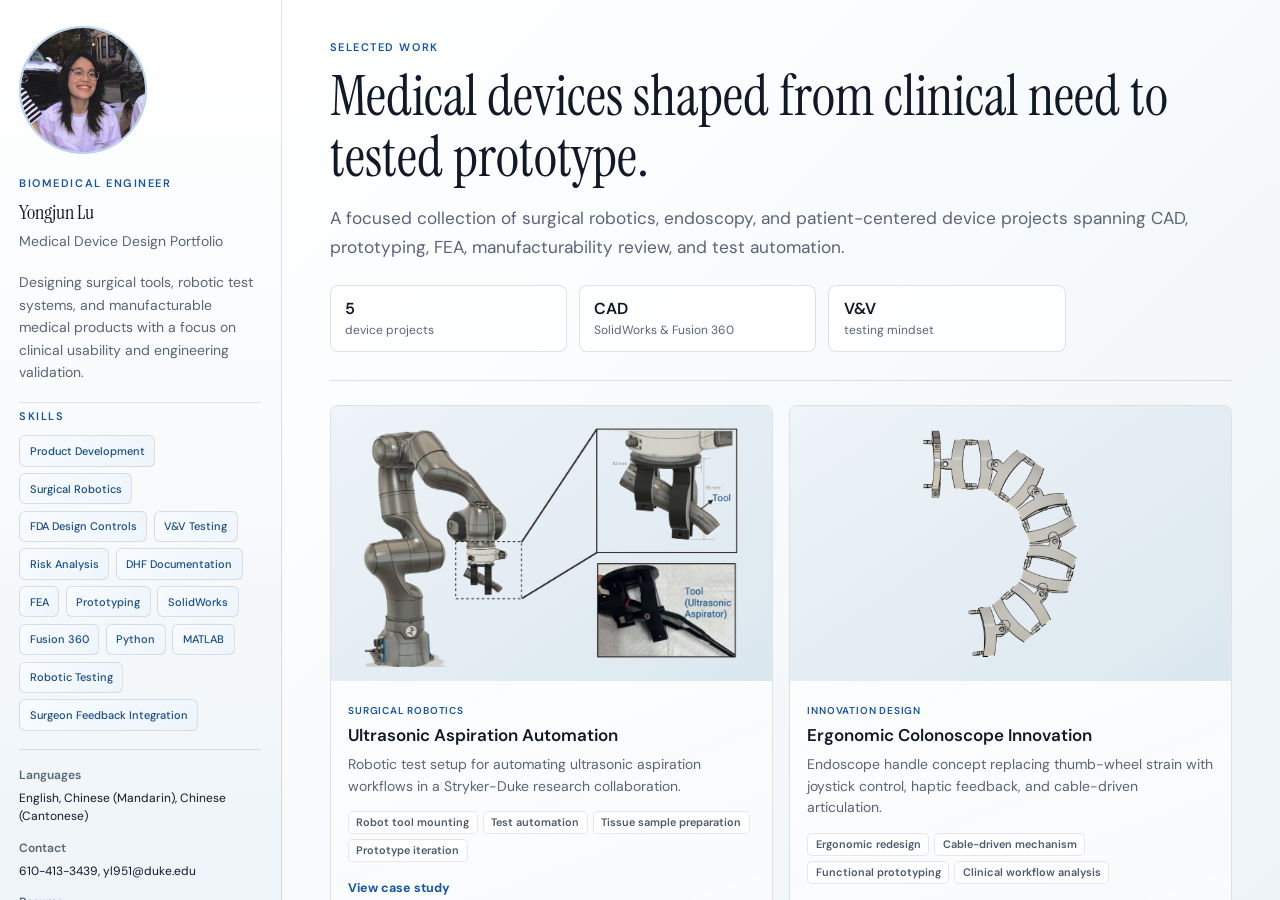
<file: index.html>
<!DOCTYPE html>
<html lang="en">
<head>
  <meta charset="UTF-8" />
  <meta name="viewport" content="width=device-width, initial-scale=1.0" />
  <meta name="description" content="Yongjun Lu is a biomedical engineer focused on medical device design, surgical robotics, CAD prototyping, and verification." />
  <title>Yongjun Lu · Medical Device Design Portfolio</title>
  <link rel="preconnect" href="https://fonts.googleapis.com" />
  <link rel="preconnect" href="https://fonts.gstatic.com" crossorigin />
  <link href="https://fonts.googleapis.com/css2?family=DM+Sans:ital,opsz,wght@0,9..40,400;0,9..40,500;0,9..40,600;0,9..40,700&family=Instrument+Serif:ital@0;1&display=swap" rel="stylesheet" />
  <link rel="stylesheet" href="styles.css?v=20260628ua2" />
  <style>
    .layout {
      display: flex !important;
      flex-direction: row !important;
      width: 100% !important;
      height: 100vh !important;
      height: 100dvh !important;
      overflow: hidden !important;
    }
    .layout > .panel-left {
      flex: 0 0 22% !important;
      width: 22% !important;
    }
    .layout > .panel-right {
      flex: 0 0 78% !important;
      width: 78% !important;
    }
    @media (max-width: 640px) {
      .layout { flex-direction: column !important; height: auto !important; overflow: visible !important; }
      .layout > .panel-left,
      .layout > .panel-right { flex: none !important; width: 100% !important; }
    }
  </style>
</head>
<body class="page-home">
  <div class="layout">
    <!-- Left: About -->
    <aside class="panel panel-left">
      <div class="profile">
        <div class="avatar-wrap">
          <img src="images/profile.png" alt="Portrait of Yongjun Lu" class="avatar" />
        </div>
        <p class="eyebrow">Biomedical Engineer</p>
        <h1 class="name">Yongjun Lu</h1>
        <p class="title">Medical Device Design Portfolio</p>
      </div>

      <div class="bio">
        <p>
          Designing surgical tools, robotic test systems, and manufacturable medical products with a focus on clinical usability and engineering validation.
        </p>

      </div>

      <section class="skills-section" aria-labelledby="skills-heading">
        <p class="eyebrow" id="skills-heading">Skills</p>
        <ul class="skills">
          <li>Product Development</li>
          <li>Surgical Robotics</li>
          <li>FDA Design Controls</li>
          <li>V&amp;V Testing</li>
          <li>Risk Analysis</li>
          <li>DHF Documentation</li>
          <li>FEA</li>
          <li>Prototyping</li>
          <li>SolidWorks</li>
          <li>Fusion 360</li>
          <li>Python</li>
          <li>MATLAB</li>
          <li>Robotic Testing</li>
          <li>Surgeon Feedback Integration</li>
        </ul>
      </section>

      <dl class="info-list">
        <div>
          <dt>Languages</dt>
          <dd>English, Chinese (Mandarin), Chinese (Cantonese)</dd>
        </div>
        <div>
          <dt>Contact</dt>
          <dd>610-413-3439, yl951@duke.edu</dd>
        </div>
        <div>
          <dt>Resume</dt>
          <dd>
            <a href="Yongjun_Resume.pdf?v=20260520" target="_blank" rel="noopener noreferrer">Yongjun Lu (PDF)</a>
          </dd>
        </div>
      </dl>

      <nav class="contact-block" aria-label="Contact">
        <a href="https://www.linkedin.com/in/yongjunlu" target="_blank" rel="noopener noreferrer">LinkedIn</a>
      </nav>

      <p class="copyright">© <span id="year"></span></p>
    </aside>

    <!-- Right: Selected Work -->
    <main class="panel panel-right">
      <header class="work-header">
        <p class="eyebrow">Selected Work</p>
        <h2 class="work-title">Medical devices shaped from clinical need to tested prototype.</h2>
        <p class="work-intro">
          A focused collection of surgical robotics, endoscopy, and patient-centered device projects spanning CAD, prototyping, FEA, manufacturability review, and test automation.
        </p>
        <div class="work-stats" aria-label="Portfolio focus areas">
          <div><strong>5</strong><span>device projects</span></div>
          <div><strong>CAD</strong><span>SolidWorks & Fusion 360</span></div>
          <div><strong>V&amp;V</strong><span>testing mindset</span></div>
        </div>
      </header>

      <div class="work-list" id="work-list">
        <!-- Generated by script.js from projects.js -->
      </div>
    </main>
  </div>

  <script src="projects.js?v=20260628ua2"></script>
  <script src="script.js?v=20260628ua2"></script>
</body>
</html>
</file>
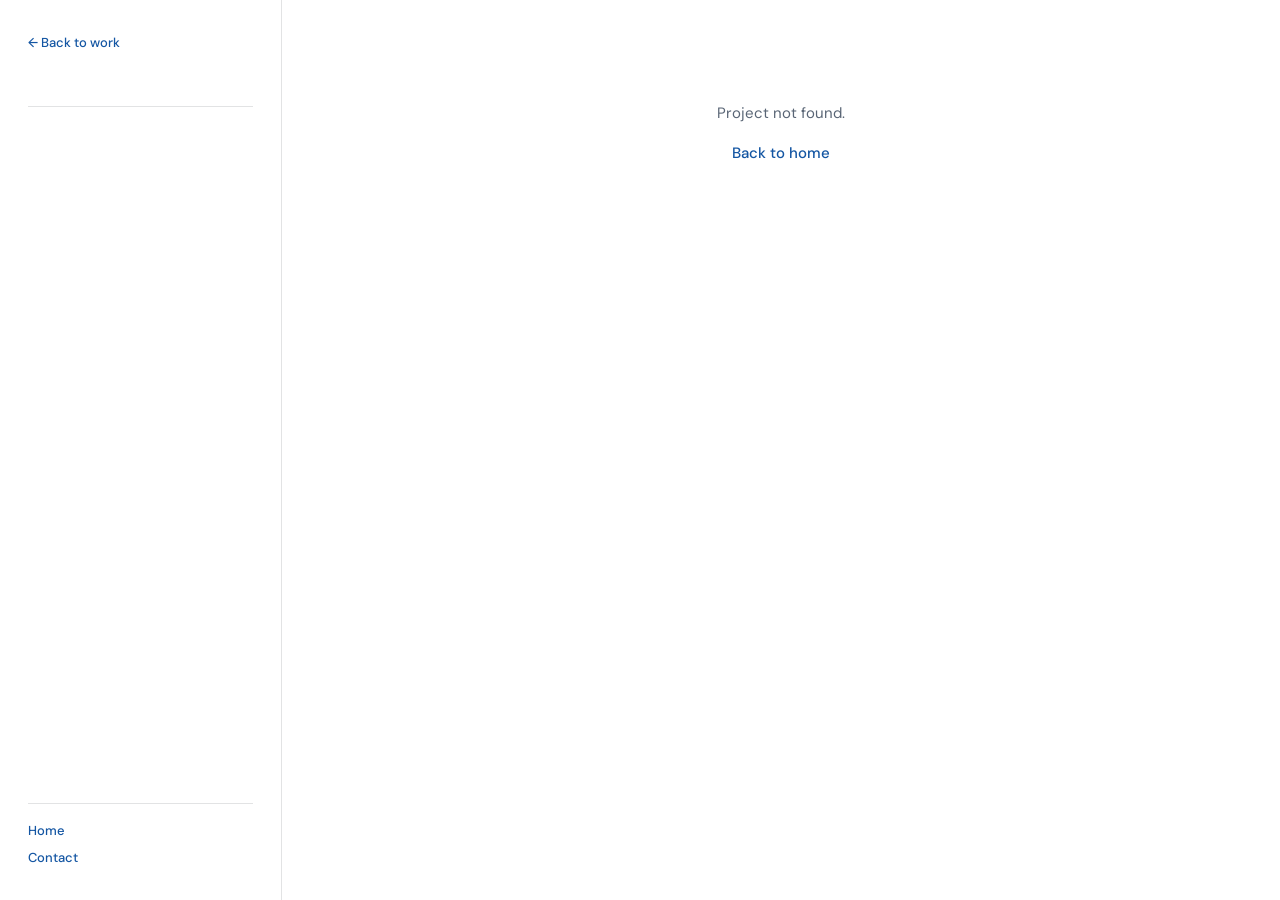
<file: project.html>
<!DOCTYPE html>
<html lang="en">
<head>
  <meta charset="UTF-8" />
  <meta name="viewport" content="width=device-width, initial-scale=1.0" />
  <title>Project · Portfolio</title>
  <link rel="preconnect" href="https://fonts.googleapis.com" />
  <link rel="preconnect" href="https://fonts.gstatic.com" crossorigin />
  <link href="https://fonts.googleapis.com/css2?family=DM+Sans:ital,opsz,wght@0,9..40,400;0,9..40,500;0,9..40,600;0,9..40,700&family=Instrument+Serif:ital@0;1&display=swap" rel="stylesheet" />
  <link rel="stylesheet" href="styles.css?v=20260628ua2" />
  <style>
    .project-layout {
      display: flex !important;
      flex-direction: row !important;
      width: 100% !important;
      height: 100vh !important;
      height: 100dvh !important;
      overflow: hidden !important;
    }
    .project-layout > .panel-left {
      flex: 0 0 22% !important;
      width: 22% !important;
    }
    .project-layout > .panel-right {
      flex: 0 0 78% !important;
      width: 78% !important;
    }
    @media (max-width: 640px) {
      .project-layout { flex-direction: column !important; height: auto !important; }
      .project-layout > .panel-left,
      .project-layout > .panel-right { flex: none !important; width: 100% !important; }
    }
  </style>
</head>
<body class="page-project">
  <div class="project-layout">
    <aside class="panel panel-left panel-compact">
      <a class="back-link" href="index.html">← Back to work</a>
      <div class="profile-mini">
        <p class="eyebrow" id="detail-tag"></p>
        <h1 class="name" id="detail-title"></h1>
        <p class="title" id="detail-summary"></p>
      </div>
      <dl class="info-list" id="detail-meta"></dl>
      <nav class="contact-block">
        <a href="index.html">Home</a>
        <a href="mailto:yl951@duke.edu">Contact</a>
      </nav>
    </aside>

    <main class="panel panel-right panel-detail" id="detail-main">
      <!-- Rendered by project.js -->
    </main>
  </div>

  <script src="projects.js?v=20260628ua2"></script>
  <script src="project.js?v=20260628ua2"></script>
</body>
</html>
</file>
<file: styles.css>
:root {
  --bg: #f4f8fd;
  --bg-panel: #ffffff;
  --ink: #0f172a;
  --ink-muted: #5c6b82;
  --blue: #1d5bbf;
  --blue-light: #3b82f6;
  --blue-mid: #bfdbfe;
  --blue-soft: #e8f1fc;
  --blue-pale: #f0f6ff;
  --border: rgba(29, 91, 191, 0.14);
  --shadow-blue: rgba(29, 91, 191, 0.14);
  --gradient-page: linear-gradient(
    145deg,
    #e8f2ff 0%,
    #f4f8ff 38%,
    #eef4fc 72%,
    #e6effa 100%
  );
  --gradient-panel-left: linear-gradient(
    180deg,
    #ffffff 0%,
    #f6f9ff 45%,
    #eaf2ff 100%
  );
  --gradient-panel-right: linear-gradient(
    135deg,
    #f2f7ff 0%,
    #e6f0fc 42%,
    #dce9fa 78%,
    #d4e4f8 100%
  );
  --gradient-surface: linear-gradient(
    160deg,
    rgba(255, 255, 255, 0.96) 0%,
    rgba(245, 249, 255, 0.92) 100%
  );
  --gradient-pill: linear-gradient(135deg, #eef4ff 0%, #dbeafe 100%);
  --gradient-media: linear-gradient(145deg, #dbeafe 0%, #93c5fd 55%, #bfdbfe 100%);
  --gradient-accent: linear-gradient(90deg, #1d5bbf 0%, #3b82f6 100%);
  --gradient-accent-vertical: linear-gradient(180deg, #1d5bbf 0%, #3b82f6 100%);
  --font-sans: "DM Sans", system-ui, sans-serif;
  --font-serif: "Instrument Serif", Georgia, serif;
  --ease: cubic-bezier(0.22, 1, 0.36, 1);
}

*,
*::before,
*::after {
  box-sizing: border-box;
}

html,
body {
  height: 100%;
  margin: 0;
  overflow: hidden;
}

body {
  font-family: var(--font-sans);
  font-size: 0.9375rem;
  line-height: 1.65;
  color: var(--ink);
  background: var(--gradient-page);
  background-attachment: fixed;
  -webkit-font-smoothing: antialiased;
}

body.page-project {
  overflow: hidden;
  background: #ffffff;
}

body.page-project .panel-left {
  background: #ffffff;
}

body.page-project .panel-right {
  background: #ffffff;
}

img {
  max-width: 100%;
  display: block;
}

a {
  color: inherit;
  text-decoration: none;
}

strong {
  font-weight: 600;
  color: var(--ink);
}

/* Split layout: left ~1/6 · right ~5/6 */
.layout,
.project-layout {
  display: flex;
  flex-direction: row;
  flex-wrap: nowrap;
  align-items: stretch;
  width: 100%;
  max-width: 100vw;
  height: 100vh;
  height: 100dvh;
  overflow: hidden;
}

.panel-left {
  flex: 0 0 16.667%;
  width: 16.667%;
  min-width: 0;
  height: 100%;
  overflow-x: hidden;
  overflow-y: auto;
  padding: clamp(1.25rem, 2vw, 1.75rem) clamp(1rem, 1.5vw, 1.25rem);
  background: var(--gradient-panel-left);
  border-right: 2px solid var(--border);
  display: flex;
  flex-direction: column;
  align-items: center;
  text-align: center;
  gap: 1.25rem;
}

.panel-right {
  flex: 0 0 83.333%;
  width: 83.333%;
  min-width: 0;
  height: 100%;
  overflow-x: hidden;
  overflow-y: auto;
  padding: clamp(1.5rem, 3vw, 2.5rem) clamp(1.5rem, 4vw, 3rem);
  background: var(--gradient-panel-right);
}

/* Left panel — profile */
.eyebrow {
  font-size: 0.6875rem;
  font-weight: 600;
  letter-spacing: 0.14em;
  text-transform: uppercase;
  color: var(--blue);
  margin: 0 0 0.5rem;
}

.name {
  font-family: var(--font-serif);
  font-size: clamp(1.25rem, 1.6vw, 1.5rem);
  font-weight: 400;
  line-height: 1.2;
  margin: 0 0 0.35rem;
  letter-spacing: -0.02em;
}

.title {
  margin: 0;
  color: var(--ink-muted);
  font-size: 0.875rem;
}

.profile {
  display: flex;
  flex-direction: column;
  align-items: center;
  width: 100%;
}

.avatar-wrap {
  position: relative;
  width: 128px;
  height: 128px;
  border-radius: 50%;
  overflow: hidden;
  background: var(--gradient-pill);
  margin: 0 auto 1.25rem;
  flex-shrink: 0;
  border: 2px solid var(--blue-mid);
}

.avatar {
  width: 100%;
  height: 100%;
  object-fit: cover;
  object-position: center top;
}

.bio {
  width: 100%;
  text-align: center;
}

.bio p {
  margin: 0 auto;
  color: var(--ink-muted);
  font-size: 0.8125rem;
  line-height: 1.6;
  text-align: center;
}

.skills-section {
  width: 100%;
  padding-top: 0.25rem;
  border-top: 1px solid var(--border);
  text-align: center;
}

.skills-section .eyebrow {
  margin-bottom: 0.65rem;
}

.skills {
  display: flex;
  flex-wrap: wrap;
  justify-content: center;
  gap: 0.4rem;
  list-style: none;
  margin: 0;
  padding: 0;
  width: 100%;
}

.skills li {
  font-size: 0.6875rem;
  font-weight: 500;
  padding: 0.35rem 0.6rem;
  background: var(--gradient-pill);
  color: var(--blue);
  border: 1px solid var(--border);
  border-radius: 999px;
  white-space: nowrap;
}

.info-list {
  margin: 0;
  padding: 1rem 0 0;
  border-top: 1px solid var(--border);
  display: grid;
  gap: 0.75rem;
  width: 100%;
  text-align: center;
}

.info-list > div {
  display: block;
  font-size: 0.75rem;
}

.info-list dt {
  font-weight: 600;
  color: var(--ink-muted);
  margin-bottom: 0.2rem;
}

.info-list dd {
  margin: 0;
  line-height: 1.5;
}

.info-list dd a {
  color: var(--blue);
  font-weight: 500;
  transition: color 0.2s;
}

.info-list dd a:hover {
  color: var(--blue-light);
}

.contact-block {
  display: flex;
  flex-direction: column;
  align-items: center;
  gap: 0.35rem;
  margin-top: auto;
  padding-top: 1rem;
  border-top: 1px solid var(--border);
  width: 100%;
}

.contact-block a {
  font-size: 0.8125rem;
  font-weight: 500;
  color: var(--blue);
  transition: opacity 0.2s;
}

.contact-block a:hover {
  color: var(--blue-light);
}

.copyright {
  margin: 0;
  width: 100%;
  text-align: center;
  font-size: 0.75rem;
  color: var(--ink-muted);
  opacity: 0.7;
}

/* Right panel — work list */
.work-header {
  margin-bottom: 2rem;
  padding-bottom: 1.5rem;
  border-bottom: 1px solid var(--border);
}

.work-title,
.work-header h2 {
  font-family: var(--font-serif);
  font-size: clamp(2.25rem, 4vw, 3.25rem);
  font-weight: 400;
  margin: 0;
  letter-spacing: -0.02em;
  line-height: 1.1;
  color: var(--ink);
}

.work-intro {
  margin: 0;
  color: var(--ink-muted);
  font-size: 0.875rem;
}

.work-list {
  display: grid;
  grid-template-columns: repeat(2, minmax(0, 1fr));
  gap: 1.25rem;
}

.work-item {
  display: flex;
  flex-direction: column;
  padding: 0;
  background: var(--gradient-surface);
  border: 1px solid var(--border);
  border-radius: 12px;
  overflow: hidden;
  transition: border-color 0.2s var(--ease), box-shadow 0.25s var(--ease), transform 0.25s var(--ease);
}

.work-item:hover {
  background: linear-gradient(
    160deg,
    rgba(255, 255, 255, 1) 0%,
    rgba(232, 241, 252, 0.98) 100%
  );
  border-color: var(--blue);
  box-shadow: 0 8px 32px var(--shadow-blue);
  transform: translateY(-4px);
}

.work-item-thumb {
  aspect-ratio: 16 / 10;
  width: 100%;
  border-radius: 0;
  overflow: hidden;
  background: var(--gradient-media);
}

.work-item-thumb:not(.work-item-thumb--slideshow):not(.work-item-thumb--video) {
  background: linear-gradient(160deg, #eef4ff 0%, #dbeafe 100%);
}

.work-item-thumb:not(.work-item-thumb--slideshow):not(.work-item-thumb--video) > img {
  width: 100%;
  height: 100%;
  object-fit: contain;
  object-position: center;
}

.work-item-thumb--video video {
  width: 100%;
  height: 100%;
  display: block;
  object-fit: contain;
  object-position: center;
  background: linear-gradient(160deg, #eef4ff 0%, #dbeafe 100%);
}

.work-item-thumb--slideshow {
  position: relative;
  background: linear-gradient(160deg, #eef4ff 0%, #dbeafe 100%);
}

.work-item-slideshow {
  position: relative;
  width: 100%;
  height: 100%;
}

.work-item-thumb--slideshow .work-item-slide {
  position: absolute;
  top: 50%;
  left: 50%;
  transform: translate(-50%, -50%);
  width: auto;
  height: auto;
  max-width: calc(100% - 1rem);
  max-height: calc(100% - 1rem);
  object-fit: contain;
  object-position: center;
  opacity: 0;
  transition: opacity 0.7s ease-in-out;
  pointer-events: none;
}

.work-item-thumb--slideshow .work-item-slide.is-active {
  opacity: 1;
}

.work-item-thumb .placeholder {
  width: 100%;
  height: 100%;
  display: flex;
  align-items: center;
  justify-content: center;
  color: var(--blue);
  opacity: 0.35;
  font-size: 0.75rem;
}

.work-item-body {
  padding: 1rem 1.1rem 1.15rem;
  flex: 1;
}

.work-item-body h3 {
  font-size: 1.0625rem;
  font-weight: 600;
  margin: 0 0 0.25rem;
}

.work-item-body .tag {
  display: inline-block;
  font-size: 0.625rem;
  font-weight: 600;
  letter-spacing: 0.08em;
  text-transform: uppercase;
  color: var(--blue);
  margin-bottom: 0.35rem;
}

.work-item-body p {
  margin: 0;
  font-size: 0.8125rem;
  color: var(--ink-muted);
}

.work-item-arrow {
  display: none;
}

/* Project detail page */
.page-project .panel-left.panel-compact {
  padding: 2rem 1.75rem;
}

.back-link {
  font-size: 0.8125rem;
  font-weight: 500;
  color: var(--blue);
  margin-bottom: 0.5rem;
  display: inline-block;
}

.back-link:hover {
  text-decoration: underline;
}

.profile-mini .name {
  font-size: 1.5rem;
}

.panel-detail {
  max-width: none;
}

.detail-hero {
  margin-bottom: 2.5rem;
}

.detail-hero--text-only {
  margin-bottom: 1.5rem;
}

.detail-hero--text-only p {
  margin: 0;
  color: var(--ink-muted);
  font-size: 1rem;
  line-height: 1.65;
  max-width: 52rem;
}

.detail-hero-visual {
  aspect-ratio: 16 / 10;
  border-radius: 12px;
  overflow: hidden;
  background: var(--gradient-media);
  margin-bottom: 1.5rem;
}

.detail-hero-visual img {
  width: 100%;
  height: 100%;
  object-fit: cover;
}

.detail-hero-visual .placeholder {
  width: 100%;
  height: 100%;
  display: flex;
  align-items: center;
  justify-content: center;
  color: var(--ink-muted);
  font-size: 0.875rem;
}

.detail-section {
  margin-bottom: 2.5rem;
}

.panel-detail .detail-section {
  margin-bottom: 3.75rem;
}

.panel-detail .detail-section:last-child {
  margin-bottom: 0;
}

.detail-section h2 {
  font-family: var(--font-serif);
  font-size: 1.5rem;
  font-weight: 400;
  margin: 0 0 0.75rem;
  color: var(--ink);
}

.panel-detail .design-section > h2 {
  margin-bottom: 0.35rem;
}

.detail-section p {
  margin: 0 0 0.75rem;
  color: var(--ink-muted);
}

.detail-section ul {
  margin: 0;
  padding-left: 1.25rem;
  color: var(--ink-muted);
}

.detail-section li {
  margin-bottom: 0.35rem;
}

.detail-gallery {
  display: grid;
  gap: 1.25rem;
}

.gallery-item {
  border: none;
  border-radius: 0;
  overflow: visible;
  background: transparent;
}

.gallery-item-visual {
  aspect-ratio: auto;
  background: transparent;
}

.gallery-item-visual img {
  width: 100%;
  height: auto;
  object-fit: contain;
  display: block;
}

.gallery-item-visual .placeholder {
  width: 100%;
  height: 100%;
  display: flex;
  align-items: center;
  justify-content: center;
  font-size: 0.8125rem;
  color: var(--ink-muted);
}

.gallery-item figcaption {
  padding: 0.5rem 0 0;
  font-size: 0.8125rem;
  color: var(--ink-muted);
}

/* Problem → Solution comparison */
.comparison-section h2 {
  font-family: var(--font-serif);
  font-size: 1.5rem;
  font-weight: 400;
  margin: 0 0 1.25rem;
}

.comparison-flow {
  display: grid;
  grid-template-columns: minmax(0, 320px) auto minmax(0, 1fr);
  gap: 1.25rem 1.75rem;
  align-items: center;
  width: 100%;
  max-width: 100%;
}

.comparison-flow--single {
  grid-template-columns: 1fr;
  justify-items: start;
  max-width: 100%;
  margin: 0;
}

.comparison-flow--single .comparison-solutions {
  width: 100%;
  max-width: min(48rem, 92%);
}

.comparison-flow--single .comparison-solution-group,
.comparison-flow--single .comparison-solution-align {
  width: 100%;
}

.comparison-flow--single .comparison-solution-main {
  max-width: 100%;
  margin: 0;
}

.comparison-flow--single .comparison-solution-main .comparison-visual {
  text-align: left;
}

.comparison-flow--single .comparison-solution-main .comparison-visual img {
  width: auto;
  max-width: min(48rem, 92%);
  max-height: min(82vh, 680px);
  margin: 0;
  object-fit: contain;
  object-position: left center;
}

/* Rendered design — image left, animation right */
.comparison-flow--split {
  grid-template-columns: 1fr;
  max-width: 100%;
  margin: 0;
}

.comparison-flow--split .comparison-solutions {
  width: 100%;
}

.comparison-render-split {
  display: grid;
  grid-template-columns: repeat(2, minmax(0, 1fr));
  gap: 1.25rem 2rem;
  align-items: stretch;
  width: 100%;
}

.comparison-split-panel {
  display: flex;
  flex-direction: column;
  align-items: stretch;
  gap: 0.35rem;
  min-width: 0;
}

.comparison-split-title {
  font-family: var(--font-serif);
  font-size: 1.5rem;
  font-weight: 400;
  margin: 0;
}

.comparison-split-media {
  flex: none;
  display: flex;
  align-items: flex-start;
  justify-content: flex-start;
  width: 100%;
  min-height: 0;
  max-height: none;
}

.comparison-split-media .comparison-card {
  width: auto;
  max-width: 100%;
  height: auto;
  margin: 0;
  display: block;
}

.comparison-split-media .comparison-visual {
  width: auto;
  max-width: 100%;
  height: auto;
  display: block;
  line-height: 0;
}

.comparison-split-media img,
.comparison-split-media video {
  display: block;
  width: auto;
  height: auto;
  max-width: 100%;
  max-height: min(68vh, 560px);
  object-fit: contain;
  object-position: left center;
}

.comparison-split-panel:first-child .comparison-split-media img {
  object-position: left center;
}

.comparison-split-media--video {
  background: transparent;
  line-height: 0;
}

/* Video letterbox areas — match page panel gradient */
.panel-detail .gallery-item--video .gallery-item-visual,
.panel-detail .comparison-split-media--video {
  background: transparent;
}

.panel-detail video {
  background: transparent;
}

/* Project split rows — unified media size (render, animation, manufacturability videos) */
.panel-detail .comparison-render-split {
  align-items: flex-start;
  grid-template-columns: repeat(2, minmax(0, 1fr));
  gap: 1rem 2.5rem;
  justify-content: stretch;
  width: 100%;
  max-width: 100%;
}

.panel-detail .comparison-render-split .comparison-split-media {
  width: 100%;
  max-width: 100%;
  height: min(48vh, 440px);
  max-height: min(48vh, 440px);
  display: flex;
  align-items: flex-start;
  justify-content: flex-start;
  overflow: hidden;
  min-height: 0;
}

.panel-detail .comparison-render-split .comparison-split-media .comparison-card,
.panel-detail .comparison-render-split .comparison-split-media .comparison-visual {
  height: 100%;
  max-height: 100%;
  min-height: 0;
  overflow: hidden;
}

.panel-detail .comparison-render-split .comparison-split-media .comparison-visual img,
.panel-detail .comparison-render-split .comparison-split-media video {
  display: block;
  width: auto;
  height: auto;
  max-width: 100%;
  max-height: 100%;
  object-fit: contain;
  object-position: left top;
}

.panel-detail .comparison-section + .design-section {
  margin-top: 0.5rem;
  padding-top: 1.25rem;
}

.panel-detail #manufacturability:has(+ #motion-animation) {
  margin-bottom: 0;
}

.panel-detail #manufacturability + #motion-animation {
  margin-top: 0;
  padding-top: 0.25rem;
}

@media (max-width: 900px) {
  .comparison-render-split {
    grid-template-columns: 1fr;
  }

  .comparison-split-media img,
  .comparison-split-media video {
    max-height: min(50vh, 420px);
  }

  .panel-detail .comparison-render-split {
    width: 100%;
    grid-template-columns: 1fr;
  }

  .panel-detail .comparison-render-split .comparison-split-media {
    width: 100%;
    max-width: 100%;
    height: min(50vw, 380px);
    max-height: min(50vw, 380px);
  }
}

.comparison-card {
  margin: 0;
}

.comparison-problem {
  width: 100%;
  max-width: 320px;
}

.comparison-visual {
  border: none;
  border-radius: 0;
  background: transparent;
  overflow: visible;
  line-height: 0;
}

.comparison-visual img {
  width: 100%;
  height: auto;
  display: block;
}

.comparison-card figcaption {
  margin-top: 0.65rem;
  font-size: 0.8125rem;
  line-height: 1.5;
  color: var(--ink-muted);
  text-align: center;
}

.comparison-problem figcaption {
  font-size: 0.75rem;
}

.comparison-arrow {
  display: flex;
  align-items: center;
  justify-content: center;
  gap: 0;
  width: 3.5rem;
  height: 1.25rem;
  padding: 0 0.25rem;
  align-self: center;
  flex-shrink: 0;
}

.comparison-arrow .arrow-line {
  flex: 1;
  height: 2px;
  border-radius: 1px;
  background: var(--gradient-accent);
  opacity: 0.85;
}

.comparison-arrow .arrow-head {
  flex-shrink: 0;
  width: 0;
  height: 0;
  margin-left: -1px;
  border-top: 7px solid transparent;
  border-bottom: 7px solid transparent;
  border-left: 11px solid var(--blue);
  filter: drop-shadow(0 1px 2px rgba(37, 99, 235, 0.2));
}

.comparison-solutions {
  display: flex;
  flex-direction: column;
  gap: 1rem;
  width: 100%;
  min-width: 0;
  max-width: none;
}

.comparison-solution-group {
  display: flex;
  flex-direction: column;
  gap: 0.1rem;
  width: 100%;
}

.comparison-solution-align {
  display: flex;
  align-items: stretch;
  gap: 0.35rem;
  width: 100%;
}

.comparison-solution-main {
  flex: 1 1 auto;
  min-width: 0;
  max-width: 480px;
  margin: 0;
  display: flex;
  flex-direction: column;
}

.comparison-solution-main .comparison-visual {
  flex: 1 1 auto;
  display: flex;
  align-items: stretch;
  min-height: 0;
}

.comparison-solution-main .comparison-visual img {
  width: 100%;
  height: 100%;
  object-fit: contain;
  object-position: center;
}

.comparison-solution-aside {
  display: flex;
  flex-direction: column;
  flex: 0 0 auto;
  align-items: center;
}

.comparison-solution-aside-stack {
  display: flex;
  flex-direction: column;
  justify-content: space-between;
  gap: 0.35rem;
  width: 15rem;
}

.comparison-solution-side {
  max-width: 15rem;
  margin: 0;
}

.comparison-solution-side .comparison-visual img {
  width: 100%;
  height: auto;
  display: block;
}

.comparison-solution-main .comparison-solution-main-caption,
.comparison-solution-main-caption {
  margin: 0.1rem 0 0;
  padding: 0;
  font-size: 0.875rem;
  line-height: 1.4;
  color: var(--ink-muted);
  text-align: center;
}

.comparison-solution-aside-caption {
  margin: 0.35rem 0 0;
  padding: 0;
  width: 100%;
  font-size: 0.75rem;
  line-height: 1.4;
  color: var(--ink-muted);
  text-align: center;
}

.comparison-solution-item {
  width: 100%;
}

.comparison-solution-item figcaption {
  font-size: 0.875rem;
}

/* Design sections — handle & operating mechanism */
.design-section h2 {
  font-family: var(--font-serif);
  font-size: 1.5rem;
  font-weight: 400;
  margin: 0 0 0.75rem;
}

.design-section-desc {
  margin: 0 0 1.25rem;
  color: var(--ink-muted);
  font-size: 0.9375rem;
  line-height: 1.6;
  max-width: none;
}

.design-gallery {
  display: flex;
  flex-direction: column;
  gap: 1.25rem;
  max-width: 920px;
}

.design-gallery .gallery-item {
  width: 100%;
}

.design-gallery-row {
  display: flex;
  flex-wrap: nowrap;
  gap: 0.35rem;
  max-width: 56rem;
  margin-top: 0.25rem;
}

.design-gallery-row .gallery-item {
  flex: 1 1 0;
  min-width: 0;
  max-width: 27.5rem;
}

.design-gallery-row .gallery-item-visual {
  aspect-ratio: auto;
  background: transparent;
}

.design-gallery-row .gallery-item figcaption {
  padding: 0.5rem 0 0;
  font-size: 0.75rem;
  text-align: center;
}

.design-gallery-heading {
  font-family: var(--font-serif);
  font-size: 1.5rem;
  font-weight: 400;
  line-height: 1.2;
  margin: 0;
  color: var(--ink);
}

.design-gallery-heading--spacer {
  visibility: hidden;
  user-select: none;
  pointer-events: none;
}

.design-gallery-panel {
  display: flex;
  flex-direction: column;
  gap: 0.35rem;
  flex: 1 1 0;
  min-width: 0;
  align-items: flex-start;
  width: 100%;
}

.design-gallery-panel .gallery-item {
  width: 100%;
  max-width: none;
  margin: 0;
}

.design-gallery-panel .gallery-item-visual {
  width: 100%;
}

.design-gallery-row--cystoscope-hero {
  display: grid;
  grid-template-columns: repeat(3, minmax(0, 1fr));
  max-width: 100%;
  gap: 1rem 1.25rem;
  align-items: start;
}

.design-gallery-row--cystoscope-hero .design-gallery-heading {
  min-height: calc(1.5rem * 1.2 * 2);
  width: 100%;
}

.design-gallery-row--cystoscope-hero .gallery-item--square-crop .gallery-item-visual {
  aspect-ratio: 1 / 1;
  overflow: hidden;
  width: 100%;
  max-width: min(20rem, 100%);
}

.design-gallery-row--cystoscope-hero .design-gallery-panel .gallery-item--square-crop {
  width: 100%;
  max-width: min(20rem, 100%);
}

.design-gallery-row--cystoscope-hero .gallery-item--square-crop img {
  width: 100%;
  height: 100%;
  object-fit: cover;
  object-position: center center;
}

.design-gallery-row--cystoscope-hero .gallery-item:not(.gallery-item--square-crop) img {
  width: 100%;
  height: auto;
  max-height: min(48vh, 440px);
  object-fit: contain;
  object-position: left top;
}

#rendered-design .design-gallery {
  max-width: 100%;
}

.design-gallery-row--two-col {
  grid-template-columns: repeat(2, minmax(0, 1fr));
}

.design-gallery-row--cystoscope-concepts {
  display: grid;
  grid-template-columns: repeat(3, minmax(0, 1fr));
  max-width: 100%;
  gap: 1rem 1.25rem;
  align-items: start;
}

.design-gallery-row--cystoscope-concepts .design-gallery-heading {
  min-height: calc(1.5rem * 1.2 * 2);
  width: 100%;
}

.design-gallery-row--cystoscope-concepts .gallery-item-visual {
  width: 100%;
  max-width: min(16rem, 100%);
}

.design-gallery-row--cystoscope-concepts img {
  width: 100%;
  height: auto;
  max-height: min(34vh, 260px);
  object-fit: contain;
  object-position: left top;
}

#concepts-handle-design .design-gallery {
  max-width: 100%;
}

#concepts-design .design-gallery,
#ua-hardware .design-gallery {
  max-width: 100%;
}

#concepts-design .design-gallery-row--cystoscope-concepts,
#ua-hardware .design-gallery-row--cystoscope-concepts {
  gap: 1.25rem 2rem;
}

#concepts-design .design-gallery-row--cystoscope-concepts .gallery-item-visual,
#ua-hardware .design-gallery-row--cystoscope-concepts .gallery-item-visual {
  max-width: 100%;
}

#concepts-design .design-gallery-row--cystoscope-concepts img,
#ua-hardware .design-gallery-row--cystoscope-concepts img {
  width: 100%;
  max-height: min(58vh, 540px);
  object-fit: contain;
  object-position: left top;
}

#ua-demo .design-gallery .gallery-item--autoplay {
  width: 100%;
  max-width: 100%;
}

#ua-demo .design-gallery .gallery-item--autoplay video {
  width: 100%;
  max-height: min(68vh, 620px);
  object-fit: contain;
  object-position: left top;
}

/* Title on row 1, media on row 2 — aligned tops across columns */
.design-gallery-row--media-below-title {
  grid-template-columns: repeat(2, minmax(0, 1fr));
  grid-template-rows: auto auto;
}

.design-gallery-row--media-below-title .design-gallery-panel {
  display: grid;
  grid-template-columns: minmax(0, 1fr);
  grid-template-rows: subgrid;
  grid-row: span 2;
  gap: 0.35rem;
  align-items: start;
}

.design-gallery-row--media-below-title .design-gallery-heading {
  min-height: unset;
  align-self: start;
}

.design-gallery-row--media-below-title .gallery-item {
  align-self: start;
  width: 100%;
}

.comparison-render-split--media-below-title {
  grid-template-rows: auto auto;
}

.comparison-render-split--media-below-title .comparison-split-panel {
  display: grid;
  grid-template-columns: minmax(0, 1fr);
  grid-template-rows: subgrid;
  grid-row: span 2;
  gap: 0.35rem;
  align-items: start;
}

.comparison-render-split--media-below-title .comparison-split-title {
  align-self: start;
}

.comparison-render-split--media-below-title .comparison-split-media {
  align-self: start;
  width: 100%;
}

.comparison-render-split--media-below-title .comparison-split-media video {
  object-position: left top;
}

.panel-detail .design-section .design-gallery {
  align-items: flex-start;
  width: 100%;
  max-width: 100%;
  gap: 0.5rem;
  margin-top: 0;
}

.panel-detail .design-section h2 {
  width: 100%;
}

#manufacturability .design-gallery .gallery-item--autoplay {
  width: 100%;
  max-width: min(48rem, 100%);
}

#manufacturability .design-gallery .gallery-item--autoplay video {
  width: auto;
  max-width: 100%;
  max-height: min(48vh, 440px);
  object-fit: contain;
  object-position: left top;
}

.design-gallery-row--segments {
  max-width: 56rem;
  margin-bottom: 0.35rem;
}

.design-gallery-row--segments .gallery-item {
  max-width: none;
}

.design-gallery-row--segments .gallery-item--segment-compact {
  display: flex;
  flex-direction: column;
  align-items: center;
  justify-content: center;
}

.design-gallery-row--segments .gallery-item--segment-compact .gallery-item-visual {
  width: 78%;
  max-width: 14rem;
  margin: 0 auto;
}

.design-gallery-row--segments .gallery-item--segment-compact img {
  width: 100%;
  height: auto;
}

.design-gallery-column {
  display: flex;
  flex-direction: column;
  gap: 0.35rem;
  flex: 0 0 auto;
  align-items: stretch;
  width: 20rem;
  max-width: 22rem;
  margin-left: auto;
}

.design-gallery-column .gallery-item {
  width: 100%;
  max-width: none;
}

.design-gallery-column .gallery-item--segment-compact .gallery-item-visual {
  width: 65%;
  max-width: 11rem;
  margin: 0 auto;
}

.design-gallery-row--segments .gallery-item--segment-video {
  flex: none;
  min-width: 0;
  margin: 0;
  width: 100%;
}

.design-gallery-row--segments .gallery-item--segment-video .gallery-item-visual {
  line-height: 0;
}

.design-gallery-row--segments .gallery-item--segment-video video {
  width: 100%;
  height: auto;
  display: block;
  background: transparent;
  border-radius: 4px;
  min-width: 18rem;
}

.design-gallery-row--distal-media {
  max-width: 100%;
  width: 100%;
  flex-wrap: nowrap;
  align-items: flex-end;
  gap: 0.35rem;
}

.design-gallery-row--distal-media .gallery-item {
  flex: 0 1 auto;
  max-width: 13rem;
}

.design-gallery-row--distal-media .gallery-item--segment-compact {
  flex: 0 0 auto;
  max-width: 9rem;
}

.design-gallery-row--distal-media .gallery-item--segment-compact .gallery-item-visual {
  width: 78%;
  max-width: 9rem;
}

.design-gallery-row--distal-media .gallery-item--segment-video {
  flex: 1 1 16rem;
  max-width: 20rem;
  min-width: 10rem;
}

.design-gallery-row--distal-media .gallery-item--segment-video video {
  min-width: 0;
  width: 100%;
}

/* Distal Tip — uniform 4-column grid, equal image cells */
#distal-tip .design-gallery {
  max-width: 100%;
  width: 100%;
  gap: 1.25rem;
}

#distal-tip .design-gallery-row--segments {
  display: grid;
  grid-template-columns: repeat(4, minmax(0, 1fr));
  align-items: start;
  gap: 1rem 1.25rem;
  max-width: 100%;
  width: 100%;
  margin: 0;
}

#distal-tip .design-gallery-column {
  display: contents;
}

#distal-tip .gallery-item {
  display: flex;
  flex-direction: column;
  align-items: stretch;
  margin: 0;
  max-width: none;
  width: 100%;
  min-width: 0;
}

#distal-tip .gallery-item-visual {
  aspect-ratio: 1;
  width: 100%;
  max-width: none;
  margin: 0;
  display: flex;
  align-items: center;
  justify-content: center;
  background: transparent;
}

#distal-tip .gallery-item--segment-compact .gallery-item-visual {
  width: 100%;
  max-width: none;
  margin: 0;
}

#distal-tip .gallery-item-visual img,
#distal-tip .gallery-item-visual video {
  width: auto;
  height: auto;
  max-width: 88%;
  max-height: 88%;
  object-fit: contain;
  display: block;
}

#distal-tip .gallery-item--segment-video {
  flex: none;
  min-width: 0;
  width: 100%;
  max-width: none;
}

#distal-tip .gallery-item--segment-video .gallery-item-visual {
  aspect-ratio: 1;
  line-height: 0;
}

#distal-tip .gallery-item--segment-video video {
  min-width: 0;
  border-radius: 4px;
  background: transparent;
}

#distal-tip .gallery-item figcaption {
  margin-top: 0.5rem;
  padding: 0;
  text-align: center;
  font-size: 0.75rem;
  line-height: 1.45;
}

@media (max-width: 900px) {
  #distal-tip .design-gallery-row--segments {
    grid-template-columns: repeat(2, minmax(0, 1fr));
  }
}

@media (max-width: 520px) {
  #distal-tip .design-gallery-row--segments {
    grid-template-columns: 1fr;
  }
}

/* Operating mechanism — 4-column uniform grid (single row) */
#operating-mechanism .design-gallery {
  max-width: 100%;
  width: 100%;
  gap: 1.25rem;
}

#operating-mechanism .design-gallery-row--segments {
  display: grid;
  grid-template-columns: repeat(4, minmax(0, 1fr));
  align-items: start;
  gap: 1rem 1.25rem;
  max-width: 100%;
  width: 100%;
  margin: 0;
}

#operating-mechanism .gallery-item {
  display: flex;
  flex-direction: column;
  align-items: stretch;
  margin: 0;
  max-width: none;
  width: 100%;
  min-width: 0;
}

#operating-mechanism .gallery-item-visual {
  aspect-ratio: 1;
  width: 100%;
  display: flex;
  align-items: center;
  justify-content: center;
  background: transparent;
}

#operating-mechanism .gallery-item-visual img,
#operating-mechanism .gallery-item-visual video {
  width: auto;
  height: auto;
  max-width: 88%;
  max-height: 88%;
  object-fit: contain;
  display: block;
}

#operating-mechanism .gallery-item--segment-compact .gallery-item-visual img {
  max-width: 72%;
  max-height: 72%;
}

#operating-mechanism .gallery-item--segment-video .gallery-item-visual {
  aspect-ratio: 1;
  line-height: 0;
}

#operating-mechanism .gallery-item--segment-video video {
  min-width: 0;
  border-radius: 4px;
  background: transparent;
}

#operating-mechanism .gallery-item figcaption {
  margin-top: 0.5rem;
  padding: 0;
  text-align: center;
  font-size: 0.75rem;
  line-height: 1.45;
}

@media (max-width: 900px) {
  #operating-mechanism .design-gallery-row--segments {
    grid-template-columns: repeat(2, minmax(0, 1fr));
  }
}

@media (max-width: 520px) {
  #operating-mechanism .design-gallery-row--segments {
    grid-template-columns: 1fr;
  }
}

.design-media-row {
  display: flex;
  align-items: flex-start;
  gap: 1rem;
  max-width: 56rem;
  margin-top: 0.75rem;
}

.design-media-row .gallery-item--compact {
  flex: 0 0 auto;
  max-width: 11rem;
}

.design-media-row .gallery-item--compact img {
  width: 100%;
  height: auto;
}

.design-media-row .gallery-item--video {
  flex: 1 1 0;
  min-width: 0;
  max-width: none;
  margin: 0;
}

.gallery-item--autoplay video {
  width: 100%;
  height: auto;
  display: block;
  background: transparent;
  border-radius: 4px;
}

@media (max-width: 768px) {
  .design-media-row {
    flex-direction: column;
    align-items: stretch;
  }

  .design-media-row .gallery-item--compact {
    max-width: 9rem;
  }
}

.design-gallery-grid {
  display: grid;
  grid-template-columns: repeat(3, minmax(0, 1fr));
  gap: 0.35rem;
  max-width: 56rem;
  margin-top: 0.35rem;
}

.design-gallery-grid .gallery-item {
  min-width: 0;
}

.design-gallery-grid .gallery-item-visual img {
  width: 100%;
  height: auto;
}

.gallery-item--video {
  max-width: 48rem;
  margin: 0.5rem 0 0.25rem;
}

.gallery-item--video .gallery-item-visual {
  aspect-ratio: auto;
  line-height: 0;
}

.gallery-item--video video {
  width: 100%;
  height: auto;
  display: block;
  background: transparent;
}

#manufacturability .design-gallery {
  max-width: 100%;
}

#motion-animation .design-gallery {
  max-width: 100%;
}

.comparison-split-media--buildup {
  flex-direction: column;
  align-items: stretch;
  justify-content: flex-start;
  overflow: visible;
}

.buildup-stepper {
  display: flex;
  flex-direction: column;
  gap: 0.45rem;
  width: 100%;
  height: 100%;
  min-height: 0;
}

.buildup-stepper-slideshow {
  position: relative;
  width: 100%;
  height: min(48vh, 440px);
  min-height: min(48vh, 440px);
  max-height: min(48vh, 440px);
  line-height: 0;
  flex-shrink: 0;
}

.buildup-stepper-slide {
  position: absolute;
  top: 0;
  left: 0;
  display: block;
  width: auto;
  height: auto;
  max-width: 100%;
  max-height: 100%;
  object-fit: contain;
  object-position: left top;
  opacity: 0;
  transition: opacity 0.45s ease;
  pointer-events: none;
}

.buildup-stepper-slide.is-active {
  opacity: 1;
  pointer-events: auto;
}

.buildup-stepper-meta {
  margin: 0;
  font-size: 0.8125rem;
  color: var(--ink-muted);
  text-align: center;
}

.panel-detail .comparison-render-split .comparison-split-media--buildup {
  height: auto;
  max-height: none;
  overflow: visible;
  align-items: flex-start;
}

.panel-detail .comparison-render-split .comparison-split-media--buildup .comparison-card,
.panel-detail .comparison-render-split .comparison-split-media--buildup .comparison-visual {
  height: auto;
  max-height: none;
  overflow: visible;
}

@media (max-width: 768px) {
  .design-gallery-grid {
    grid-template-columns: repeat(2, minmax(0, 1fr));
  }
}

@media (max-width: 520px) {
  .design-gallery-grid {
    grid-template-columns: 1fr;
  }
}

@media (max-width: 520px) {
  .design-gallery-row {
    max-width: 100%;
  }
}

@media (max-width: 768px) {
  .comparison-flow {
    grid-template-columns: 1fr;
    justify-items: center;
  }

  .comparison-problem {
    max-width: min(320px, 100%);
  }

  .comparison-arrow {
    width: 1.25rem;
    height: 3.5rem;
    flex-direction: column;
    padding: 0.25rem 0;
  }

  .comparison-arrow .arrow-line {
    flex: 1;
    width: 2px;
    height: auto;
    background: var(--gradient-accent-vertical);
    opacity: 0.85;
  }

  .comparison-arrow .arrow-head {
    margin-left: 0;
    margin-top: -1px;
    border-top: 11px solid var(--blue);
    border-left: 7px solid transparent;
    border-right: 7px solid transparent;
    border-bottom: none;
  }

  .comparison-solutions {
    max-width: 100%;
  }
}

.not-found {
  padding: 3rem;
  text-align: center;
  color: var(--ink-muted);
}

.not-found a {
  color: var(--blue);
  font-weight: 500;
}

/* Mobile: stack vertically */
@media (max-width: 640px) {
  html,
  body {
    overflow: auto;
    height: auto;
  }

  .layout,
  .project-layout {
    flex-direction: column;
    height: auto;
    min-height: 100vh;
    min-height: 100dvh;
    overflow: visible;
  }

  .panel-left,
  .panel-right {
    flex: none;
    width: 100%;
    height: auto;
  }

  .panel-left {
    border-right: none;
    border-bottom: 2px solid var(--border);
  }

  .panel-right {
    overflow: visible;
    padding: 1.5rem;
  }

  .work-list {
    grid-template-columns: 1fr;
  }
}

#final-prototype-obstacle-testing .design-gallery {
  max-width: 100%;
  gap: 1.5rem;
}

.design-gallery-row--obstacle-testing {
  display: grid;
  grid-template-columns: repeat(2, minmax(0, 1fr));
  gap: 1rem;
  max-width: 64rem;
}

.design-gallery-row--obstacle-testing .gallery-item {
  max-width: none;
}

.design-gallery-row--obstacle-testing .gallery-item-visual {
  aspect-ratio: 4 / 3;
  overflow: hidden;
  background: #eef2f5;
}

.design-gallery-row--obstacle-testing img {
  width: 100%;
  height: 100%;
  object-fit: cover;
}

#final-prototype-obstacle-testing .gallery-item--video {
  width: min(64rem, 100%);
  max-width: 64rem;
  margin-top: 0;
}

#final-prototype-obstacle-testing .gallery-item--video video {
  max-height: 44rem;
  object-fit: contain;
  background: #111827;
}

@media (max-width: 640px) {
  .design-gallery-row--obstacle-testing {
    grid-template-columns: 1fr;
  }
}

.design-gallery-row--ua-hardware {
  grid-template-columns: repeat(3, minmax(0, 1fr));
  gap: 1.25rem;
  max-width: 100%;
}

.design-gallery-row--ua-hardware .gallery-item-visual {
  display: flex;
  align-items: center;
  justify-content: center;
  width: 100%;
  max-width: none;
  aspect-ratio: 4 / 3;
  overflow: hidden;
  background: #f5f7f9;
}

#ua-hardware .design-gallery-row--ua-hardware img {
  width: 100%;
  height: 100%;
  max-height: none;
  object-fit: contain;
  object-position: center;
}

#ua-demo .design-gallery {
  max-width: 100%;
}

#ua-demo .design-media-row {
  display: grid;
  grid-template-columns: minmax(0, 1fr) minmax(0, 1.35fr);
  gap: 1.25rem;
  max-width: 100%;
  margin-top: 0;
}

#ua-demo .design-media-row .gallery-item--compact,
#ua-demo .design-media-row .gallery-item--video {
  width: 100%;
  max-width: none;
  margin: 0;
}

#ua-demo .design-media-row .gallery-item--video {
  align-self: center;
}

#ua-demo .design-media-row .gallery-item--compact img,
#ua-demo .design-media-row .gallery-item--video video {
  width: 100%;
  max-height: 34rem;
  object-fit: contain;
  object-position: center top;
}

@media (max-width: 768px) {
  .design-gallery-row--ua-hardware,
  #ua-demo .design-media-row {
    grid-template-columns: 1fr;
  }
}

@media (max-width: 520px) {
  .panel-left {
    padding: 1.5rem;
  }
}

/* Professional portfolio refresh */
:root {
  --bg: #f6f8fb;
  --ink: #111827;
  --ink-muted: #596575;
  --blue: #1456a3;
  --blue-light: #2f7cc8;
  --blue-mid: #b9d3ee;
  --blue-soft: #edf5fb;
  --blue-pale: #f6faff;
  --border: rgba(17, 24, 39, 0.12);
  --shadow-blue: rgba(20, 86, 163, 0.13);
  --gradient-page: linear-gradient(145deg, #ffffff 0%, #f7f9fc 44%, #eef4f8 100%);
  --gradient-panel-left: linear-gradient(180deg, #ffffff 0%, #f8fafc 54%, #eef4f8 100%);
  --gradient-panel-right: linear-gradient(135deg, #ffffff 0%, #f7fafc 52%, #edf3f7 100%);
  --gradient-surface: linear-gradient(160deg, rgba(255, 255, 255, 0.98) 0%, rgba(248, 250, 252, 0.96) 100%);
  --gradient-pill: linear-gradient(135deg, #f8fbff 0%, #edf5fb 100%);
  --gradient-media: linear-gradient(145deg, #eef4f8 0%, #dbe7ef 100%);
  --gradient-accent: linear-gradient(90deg, #1456a3 0%, #2f7cc8 100%);
  --gradient-accent-vertical: linear-gradient(180deg, #1456a3 0%, #2f7cc8 100%);
}

.layout,
.project-layout {
  background: var(--gradient-page);
}

.panel-left {
  flex-basis: 22%;
  width: 22%;
  border-right: 1px solid var(--border);
  align-items: flex-start;
  text-align: left;
  gap: 1.15rem;
}

.panel-right {
  flex-basis: 78%;
  width: 78%;
}

.profile,
.bio,
.skills-section,
.info-list,
.copyright {
  text-align: left;
}

.profile {
  align-items: flex-start;
}

.avatar-wrap {
  margin-left: 0;
  margin-right: 0;
}

.name,
.work-title,
.work-header h2 {
  letter-spacing: 0;
}

.bio p {
  margin-left: 0;
  text-align: left;
  font-size: 0.875rem;
}

.skills {
  justify-content: flex-start;
}

.skills li {
  border-radius: 6px;
  color: #174b85;
}

.info-list {
  gap: 0.85rem;
}

.contact-block {
  align-items: flex-start;
}

.work-header {
  margin-bottom: 1.5rem;
  padding-bottom: 1.75rem;
}

.work-title,
.work-header h2 {
  max-width: 62rem;
  font-size: clamp(2.25rem, 4.4vw, 4.6rem);
}

.work-intro {
  margin: 1rem 0 0;
  max-width: 58rem;
  font-size: clamp(0.98rem, 1.35vw, 1.12rem);
  line-height: 1.65;
}

.work-stats {
  display: grid;
  grid-template-columns: repeat(3, minmax(0, 1fr));
  gap: 0.75rem;
  margin-top: 1.5rem;
  max-width: 46rem;
}

.work-stats div {
  padding: 0.8rem 0.9rem;
  background: rgba(255, 255, 255, 0.76);
  border: 1px solid var(--border);
  border-radius: 8px;
}

.work-stats strong,
.work-stats span {
  display: block;
}

.work-stats strong {
  font-size: 1rem;
  line-height: 1.2;
  color: var(--ink);
}

.work-stats span {
  margin-top: 0.2rem;
  font-size: 0.75rem;
  line-height: 1.35;
  color: var(--ink-muted);
}

.work-list {
  gap: 1rem;
}

.work-item {
  border-radius: 8px;
}

.work-item:hover {
  box-shadow: 0 14px 38px var(--shadow-blue);
  transform: translateY(-3px);
}

.work-item-thumb:not(.work-item-thumb--slideshow):not(.work-item-thumb--video),
.work-item-thumb--video video,
.work-item-thumb--slideshow {
  background: var(--gradient-media);
}

.work-item-body {
  padding: 1rem 1.1rem 1.1rem;
}

.work-item-body h3 {
  margin-bottom: 0.45rem;
  line-height: 1.25;
}

.work-item-body p {
  font-size: 0.875rem;
  line-height: 1.55;
}

.work-methods {
  display: flex;
  flex-wrap: wrap;
  gap: 0.35rem;
  list-style: none;
  margin: 0.85rem 0 0;
  padding: 0;
}

.work-methods li {
  padding: 0.25rem 0.45rem;
  border: 1px solid rgba(17, 24, 39, 0.1);
  border-radius: 5px;
  background: rgba(255, 255, 255, 0.72);
  color: #4d5a68;
  font-size: 0.68rem;
  font-weight: 600;
  line-height: 1.2;
}

.work-item-link {
  display: inline-block;
  margin-top: 0.95rem;
  color: var(--blue);
  font-size: 0.78rem;
  font-weight: 700;
}

.detail-hero--text-only {
  margin-bottom: 1.25rem;
  padding-bottom: 1.25rem;
  border-bottom: 1px solid var(--border);
}

.detail-hero--text-only p {
  max-width: 64rem;
  font-size: clamp(1.05rem, 1.5vw, 1.25rem);
  line-height: 1.65;
  color: #344154;
}

.case-study-section {
  margin-bottom: 2.75rem;
}

.case-card-grid {
  display: grid;
  grid-template-columns: repeat(4, minmax(0, 1fr));
  gap: 0.8rem;
}

.case-card,
.case-methods {
  padding: 1rem;
  border: 1px solid var(--border);
  border-radius: 8px;
  background: rgba(255, 255, 255, 0.76);
}

.case-card h2 {
  margin: 0 0 0.5rem;
  font-family: var(--font-sans);
  font-size: 0.74rem;
  font-weight: 700;
  letter-spacing: 0.1em;
  text-transform: uppercase;
  color: var(--blue);
}

.case-card p {
  margin: 0;
  font-size: 0.875rem;
  line-height: 1.55;
  color: var(--ink-muted);
}

.case-methods .eyebrow {
  margin-bottom: 0.55rem;
}

.case-methods ul {
  display: flex;
  flex-wrap: wrap;
  gap: 0.35rem;
  list-style: none;
  margin: 0;
  padding: 0;
}

.case-methods li {
  padding: 0.25rem 0.45rem;
  border-radius: 5px;
  background: var(--blue-soft);
  color: #174b85;
  font-size: 0.72rem;
  font-weight: 600;
  line-height: 1.2;
}

@media (max-width: 1100px) {
  .case-card-grid {
    grid-template-columns: repeat(2, minmax(0, 1fr));
  }
}

@media (max-width: 640px) {
  .layout > .panel-right {
    order: -1;
  }

  .panel-left {
    align-items: center;
    text-align: center;
  }

  .profile,
  .bio,
  .info-list,
  .copyright {
    text-align: center;
  }

  .profile {
    align-items: center;
  }

  .avatar-wrap {
    width: 88px;
    height: 88px;
    margin: 0 auto 0.8rem;
  }

  .bio p {
    margin: 0 auto;
    text-align: center;
  }

  .skills-section {
    display: none;
  }

  .contact-block {
    align-items: center;
    margin-top: 0;
  }

  .work-header {
    padding-bottom: 1.25rem;
  }

  .work-title,
  .work-header h2 {
    font-size: clamp(2rem, 12vw, 3.2rem);
  }

  .work-stats,
  .case-card-grid {
    grid-template-columns: 1fr;
  }
}
</file>
